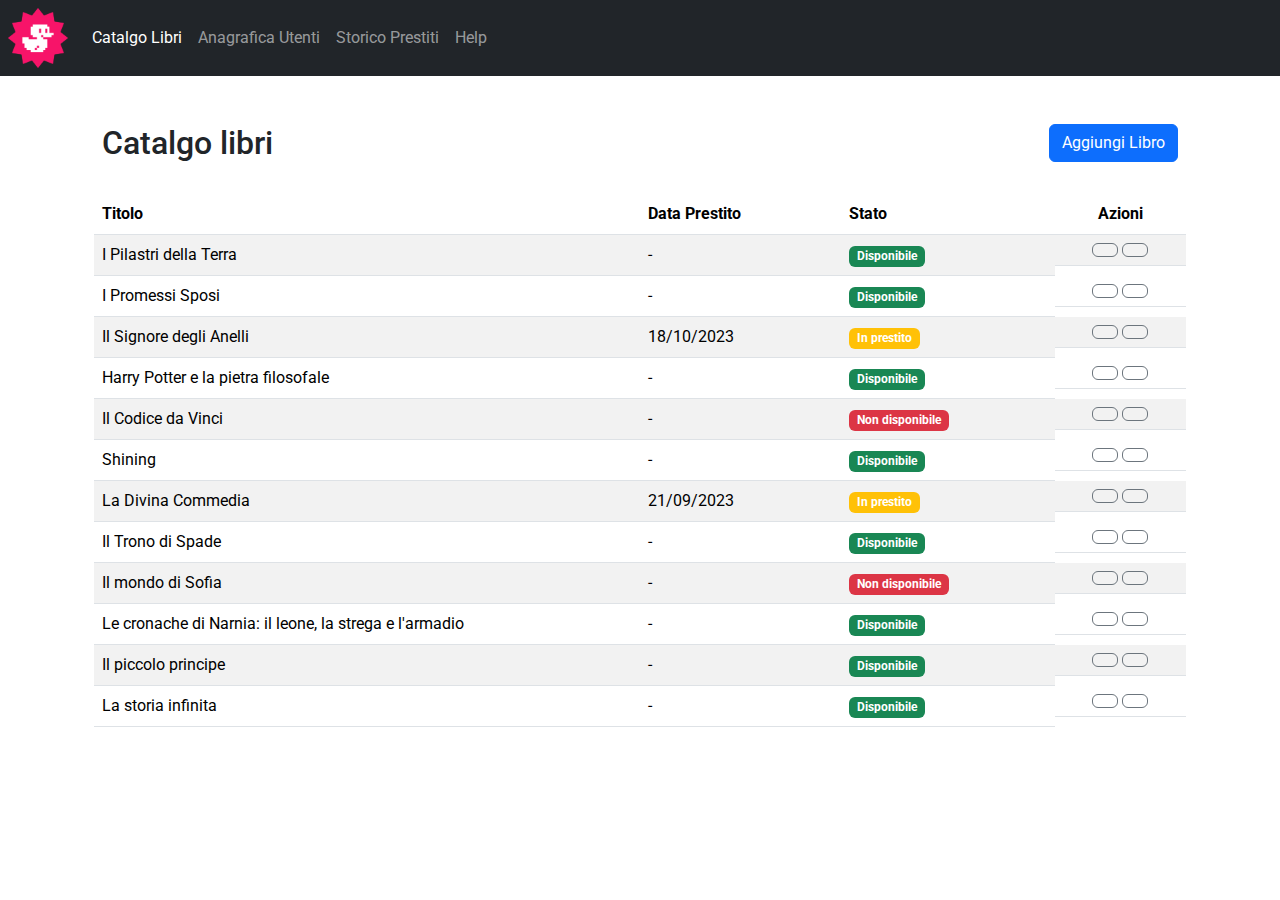
<file: index.html>
<!DOCTYPE html>
<html lang="en">

<head>
    <meta charset="UTF-8">
    <meta name="viewport" content="width=device-width, initial-scale=1.0">
    <link rel="preconnect" href="https://fonts.googleapis.com">
    <link rel="preconnect" href="https://fonts.gstatic.com" crossorigin>
    <link
        href="https://fonts.googleapis.com/css2?family=Roboto:ital,wght@0,100;0,300;0,400;0,500;0,700;0,900;1,100;1,300;1,400;1,500;1,700;1,900&display=swap"
        rel="stylesheet">
    <link rel="stylesheet" href="https://cdnjs.cloudflare.com/ajax/libs/font-awesome/6.6.0/css/all.min.css"
        integrity="sha512-Kc323vGBEqzTmouAECnVceyQqyqdsSiqLQISBL29aUW4U/M7pSPA/gEUZQqv1cwx4OnYxTxve5UMg5GT6L4JJg=="
        crossorigin="anonymous" referrerpolicy="no-referrer">
    <link href="https://cdn.jsdelivr.net/npm/bootstrap@5.3.3/dist/css/bootstrap.min.css" rel="stylesheet"
        integrity="sha384-QWTKZyjpPEjISv5WaRU9OFeRpok6YctnYmDr5pNlyT2bRjXh0JMhjY6hW+ALEwIH" crossorigin="anonymous">
    <link rel="stylesheet" href="css/style.css">
    <title>Dashboard</title>
</head>

<body>
    <header>
        <nav class="container-fluid navbar navbar-expand-lg bg-dark bottom body px-2 mb-4" data-bs-theme="dark">
            <div>
                <a class="navbar-brand" href="#">
                    <img src="./img/duck.png" alt="Bootstrap" id="logo">
                </a>
            </div>
            <div class="collapse navbar-collapse" id="navbarNavAltMarkup">
                <div class="navbar-nav">
                  <a class="nav-link active" aria-current="page" href="#">Catalgo Libri</a>
                  <a class="nav-link" href="#">Anagrafica Utenti</a>
                  <a class="nav-link" href="#">Storico Prestiti</a>
                  <a class="nav-link" href="#">Help</a>
                </div>
            </div>
        </nav>    
    </header>
    <main class="container-md">
        <div class="container-fluid d-flex justify-content-between py-4">
            <div class="px-2">
                <h2>Catalgo libri</h2>
            </div>
            <div class="px-2">
                <button type="button" class="btn btn-primary">Aggiungi Libro</button>
            </div>
        </div>
        <div class="container-fluid">
            <table class="table table-striped table-hover pb-5">
                <thead>
                    <tr>
                        <th class="w-50">Titolo</th>
                        <th class="d-none d-sm-table-cell">Data Prestito</th>
                        <th>Stato</th>
                        <th class="text-center eg-w-12">Azioni</th>
                    </tr>
                </thead>
                <tr>
                    <td>
                        I Pilastri della Terra  
                    </td>
                    <td class="d-none d-sm-table-cell">
                        -  
                    </td>
                    <td>
                        <span class="badge bg-success">Disponibile</span>
                    </td>
                    <td class="text-center text-secondary d-flex justify-content-center gap-1">
                        <button type="button" class="btn active" data-bs-toggle="button" aria-pressed="true"><i class="fa-solid fa-pencil"></i></button>
                        <button type="button" class="btn active" data-bs-toggle="button" aria-pressed="true"><i class="fa-solid fa-trash"></i></button>
                    </td>
                </tr>
                <tr>
                    <td>
                        I Promessi Sposi
                    </td>
                    <td class="d-none d-sm-table-cell">
                        -  
                    </td>
                    <td>
                        <span class="badge bg-success">Disponibile</span>
                    </td>
                    <td class="text-center text-secondary d-flex justify-content-center gap-1">
                        <button type="button" class="btn active" data-bs-toggle="button" aria-pressed="true"><i class="fa-solid fa-pencil"></i></button>
                        <button type="button" class="btn active" data-bs-toggle="button" aria-pressed="true"><i class="fa-solid fa-trash"></i></button>
                    </td>
                </tr>
                <tr>
                    <td>
                        Il Signore degli Anelli  
                    </td>
                    <td class="d-none d-sm-table-cell">
                        18/10/2023 
                    </td>
                    <td>
                        <span class="badge bg-warning">In prestito</span>
                    </td>
                    <td class="text-center text-secondary d-flex justify-content-center gap-1">
                        <button type="button" class="btn active" data-bs-toggle="button" aria-pressed="true"><i class="fa-solid fa-pencil"></i></button>
                        <button type="button" class="btn active" data-bs-toggle="button" aria-pressed="true"><i class="fa-solid fa-trash"></i></button>
                    </td>
                </tr>
                <tr>
                    <td>
                        Harry Potter e la pietra filosofale 
                    </td>
                    <td class="d-none d-sm-table-cell">
                        -  
                    </td>
                    <td>
                        <span class="badge text-bg-success">Disponibile</span>
                    </td>
                    <td class="text-center text-secondary d-flex justify-content-center gap-1">
                        <button type="button" class="btn active" data-bs-toggle="button" aria-pressed="true"><i class="fa-solid fa-pencil"></i></button>
                        <button type="button" class="btn active" data-bs-toggle="button" aria-pressed="true"><i class="fa-solid fa-trash"></i></button>
                    </td>
                </tr>
                <tr>
                    <td>
                        Il Codice da Vinci  
                    </td>
                    <td class="d-none d-sm-table-cell">
                        -  
                    </td>
                    <td>
                        <span class="badge bg-danger">Non disponibile</span>
                    </td>
                    <td class="text-center text-secondary d-flex justify-content-center gap-1">
                        <button type="button" class="btn active" data-bs-toggle="button" aria-pressed="true"><i class="fa-solid fa-pencil"></i></button>
                        <button type="button" class="btn active" data-bs-toggle="button" aria-pressed="true"><i class="fa-solid fa-trash"></i></button>
                    </td>
                </tr>
                <tr>
                    <td>
                        Shining  
                    </td>
                    <td class="d-none d-sm-table-cell">
                        -  
                    </td>
                    <td>
                        <span class="badge text-bg-success">Disponibile</span>
                    </td>
                    <td class="text-center text-secondary d-flex justify-content-center gap-1">
                        <button type="button" class="btn active" data-bs-toggle="button" aria-pressed="true"><i class="fa-solid fa-pencil"></i></button>
                        <button type="button" class="btn active" data-bs-toggle="button" aria-pressed="true"><i class="fa-solid fa-trash"></i></button>
                    </td>
                </tr>
                <tr>
                    <td>
                        La Divina Commedia 
                    </td>
                    <td class="d-none d-sm-table-cell">
                        21/09/2023  
                    </td>
                    <td>
                        <span class="badge bg-warning">In prestito</span>
                    </td>
                    <td class="text-center text-secondary d-flex justify-content-center gap-1">
                        <button type="button" class="btn active" data-bs-toggle="button" aria-pressed="true"><i class="fa-solid fa-pencil"></i></button>
                        <button type="button" class="btn active" data-bs-toggle="button" aria-pressed="true"><i class="fa-solid fa-trash"></i></button>
                    </td>
                </tr>
                <tr>
                    <td>
                        Il Trono di Spade  
                    </td>
                    <td class="d-none d-sm-table-cell">
                        -  
                    </td>
                    <td>
                        <span class="badge text-bg-success">Disponibile</span>
                    </td>
                    <td class="text-center text-secondary d-flex justify-content-center gap-1">
                        <button type="button" class="btn active" data-bs-toggle="button" aria-pressed="true"><i class="fa-solid fa-pencil"></i></button>
                        <button type="button" class="btn active" data-bs-toggle="button" aria-pressed="true"><i class="fa-solid fa-trash"></i></button>
                    </td>
                </tr>
                <tr>
                    <td>
                        Il mondo di Sofia
                    </td>
                    <td class="d-none d-sm-table-cell">
                        -  
                    </td>
                    <td>
                        <span class="badge bg-danger">Non disponibile</span>
                    </td>
                    <td class="text-center text-secondary d-flex justify-content-center gap-1">
                        <button type="button" class="btn active" data-bs-toggle="button" aria-pressed="true"><i class="fa-solid fa-pencil"></i></button>
                        <button type="button" class="btn active" data-bs-toggle="button" aria-pressed="true"><i class="fa-solid fa-trash"></i></button>
                    </td>
                </tr>
                <tr>
                    <td>
                        Le cronache di Narnia: il leone, la strega e l'armadio  
                    </td>
                    <td class="d-none d-sm-table-cell">
                        -  
                    </td>
                    <td>
                        <span class="badge text-bg-success">Disponibile</span>
                    </td>
                    <td class="text-center text-secondary d-flex justify-content-center gap-1">
                        <button type="button" class="btn active" data-bs-toggle="button" aria-pressed="true"><i class="fa-solid fa-pencil"></i></button>
                        <button type="button" class="btn active" data-bs-toggle="button" aria-pressed="true"><i class="fa-solid fa-trash"></i></button>
                    </td>
                </tr>
                <tr>
                    <td>
                        Il piccolo principe  
                    </td>
                    <td class="d-none d-sm-table-cell">
                        -  
                    </td>
                    <td>
                        <span class="badge text-bg-success">Disponibile</span>
                    </td>
                    <td class="text-center text-secondary d-flex justify-content-center gap-1">
                        <button type="button" class="btn active" data-bs-toggle="button" aria-pressed="true"><i class="fa-solid fa-pencil"></i></button>
                        <button type="button" class="btn active" data-bs-toggle="button" aria-pressed="true"><i class="fa-solid fa-trash"></i></button>
                    </td>
                </tr>
                <tr>
                    <td>
                        La storia infinita  
                    </td>
                    <td class="d-none d-sm-table-cell">
                        -  
                    </td>
                    <td>
                        <span class="badge text-bg-success">Disponibile</span>
                    </td>
                    <td class="text-center text-secondary d-flex justify-content-center gap-1">
                        <button type="button" class="btn active" data-bs-toggle="button" aria-pressed="true"><i class="fa-solid fa-pencil"></i></button>
                        <button type="button" class="btn active" data-bs-toggle="button" aria-pressed="true"><i class="fa-solid fa-trash"></i></button>
                    </td>
                </tr>
            </table>        
        </div>
    </main>




    <script src="https://cdn.jsdelivr.net/npm/bootstrap@5.3.3/dist/js/bootstrap.bundle.min.js"
        integrity="sha384-YvpcrYf0tY3lHB60NNkmXc5s9fDVZLESaAA55NDzOxhy9GkcIdslK1eN7N6jIeHz"
        crossorigin="anonymous"></script>
</body>

</html>
</file>
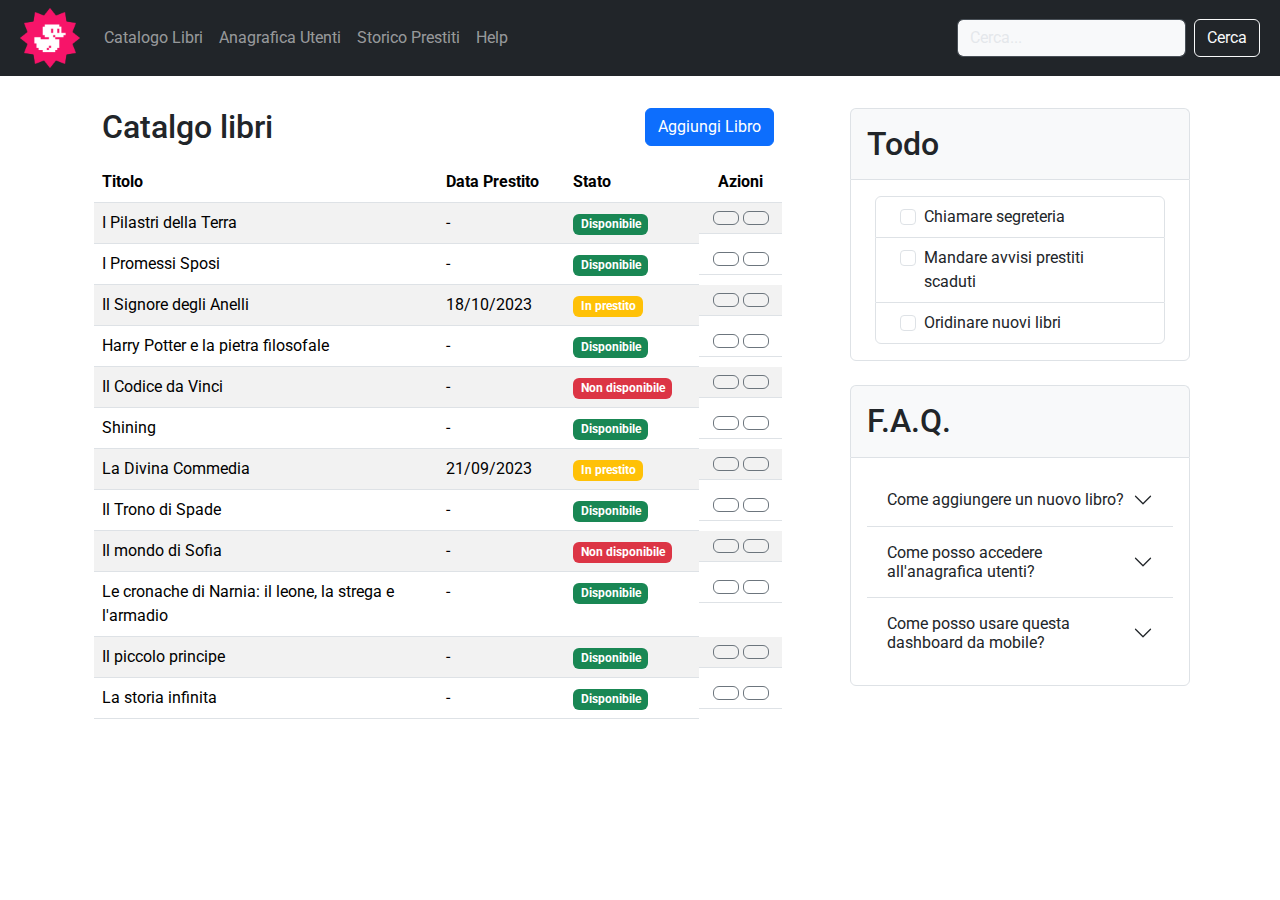
<file: bonus/index.html>
<!DOCTYPE html>
<html lang="en">

<head>
    <meta charset="UTF-8">
    <meta name="viewport" content="width=device-width, initial-scale=1.0">
    <link rel="preconnect" href="https://fonts.googleapis.com">
    <link rel="preconnect" href="https://fonts.gstatic.com" crossorigin>
    <link
        href="https://fonts.googleapis.com/css2?family=Roboto:ital,wght@0,100;0,300;0,400;0,500;0,700;0,900;1,100;1,300;1,400;1,500;1,700;1,900&display=swap"
        rel="stylesheet">
    <link rel="stylesheet" href="https://cdnjs.cloudflare.com/ajax/libs/font-awesome/6.6.0/css/all.min.css"
        integrity="sha512-Kc323vGBEqzTmouAECnVceyQqyqdsSiqLQISBL29aUW4U/M7pSPA/gEUZQqv1cwx4OnYxTxve5UMg5GT6L4JJg=="
        crossorigin="anonymous" referrerpolicy="no-referrer">
    <link href="https://cdn.jsdelivr.net/npm/bootstrap@5.3.3/dist/css/bootstrap.min.css" rel="stylesheet"
        integrity="sha384-QWTKZyjpPEjISv5WaRU9OFeRpok6YctnYmDr5pNlyT2bRjXh0JMhjY6hW+ALEwIH" crossorigin="anonymous">
    <link rel="stylesheet" href="./../css/style.css">
    <title>Dashboard</title>
</head>

<body>
    <header class="position-sticky top-0 start-0 bg-dark">
        <nav class="navbar navbar-expand-lg  g-dark bottom body px-2 mb-4" data-bs-theme="dark"">
            <div class="container-fluid">
                <div>
                    <a class="navbar-brand" href="#">
                        <img src="./../img/duck.png" alt="Bootstrap" id="logo">
                    </a>
                </div>
              <button class="navbar-toggler" type="button" data-bs-toggle="collapse" data-bs-target="#navbarTogglerDemo02" aria-controls="navbarTogglerDemo02" aria-expanded="false" aria-label="Toggle navigation">
                <span class="navbar-toggler-icon"></span>
              </button>
              <div class="collapse navbar-collapse" id="navbarTogglerDemo02">
                <ul class="navbar-nav me-auto mb-2 mb-lg-0">
                  <li class="nav-item">
                    <a class="nav-link" aria-current="page" href="#">Catalogo Libri</a>
                  </li>
                  <li class="nav-item">
                    <a class="nav-link" href="#">Anagrafica Utenti</a>
                  </li>
                  <li class="nav-item" href="#">
                    <a class="nav-link">Storico Prestiti</a>
                  </li>
                  <li class="nav-item" href="#">
                    <a class="nav-link">Help</a>
                  </li>
                </ul>
                <form class="d-flex" role="search">
                  <input class="form-control me-2 bg-light text-dark" type="search" placeholder="Cerca..." aria-label="Search">
                  <button class="btn btn-outline-light" type="submit">Cerca</button>
                </form>
              </div>
            </div>
          </nav>
    </header>
    <main class="container-md">
        <div class="row">
            <div class="col-lg-8 col-md-12">
                <div class="container-md row">
                    <div class="container-fluid d-flex justify-content-between py-2">
                        <div class="px-2">
                            <h2>Catalgo libri</h2>
                        </div>
                        <div class="px-2">
                            <a type="button" class="btn btn-primary" href="./../pages/form.html">Aggiungi Libro</a>
                        </div>
                    </div>
                    <div class="container-fluid">
                        <table class="table table-striped table-hover pb-5">
                            <thead>
                                <tr>
                                    <th class="w-50">Titolo</th>
                                    <th class="d-none d-sm-table-cell">Data Prestito</th>
                                    <th>Stato</th>
                                    <th class="text-center eg-w-12">Azioni</th>
                                </tr>
                            </thead>
                            <tr>
                                <td>
                                    I Pilastri della Terra
                                </td>
                                <td class="d-none d-sm-table-cell">
                                    -
                                </td>
                                <td>
                                    <span class="badge bg-success">Disponibile</span>
                                </td>
                                <td class="text-center text-secondary d-flex justify-content-center gap-1">
                                    <button type="button" class="btn active" data-bs-toggle="button"
                                        aria-pressed="true"><i class="fa-solid fa-pencil"></i></button>
                                    <button type="button" class="btn active" data-bs-toggle="button"
                                        aria-pressed="true"><i class="fa-solid fa-trash"></i></button>
                                </td>
                            </tr>
                            <tr>
                                <td>
                                    I Promessi Sposi
                                </td>
                                <td class="d-none d-sm-table-cell">
                                    -
                                </td>
                                <td>
                                    <span class="badge bg-success">Disponibile</span>
                                </td>
                                <td class="text-center text-secondary d-flex justify-content-center gap-1">
                                    <button type="button" class="btn active" data-bs-toggle="button"
                                        aria-pressed="true"><i class="fa-solid fa-pencil"></i></button>
                                    <button type="button" class="btn active" data-bs-toggle="button"
                                        aria-pressed="true"><i class="fa-solid fa-trash"></i></button>
                                </td>
                            </tr>
                            <tr>
                                <td>
                                    Il Signore degli Anelli
                                </td>
                                <td class="d-none d-sm-table-cell">
                                    18/10/2023
                                </td>
                                <td>
                                    <span class="badge bg-warning">In prestito</span>
                                </td>
                                <td class="text-center text-secondary d-flex justify-content-center gap-1">
                                    <button type="button" class="btn active" data-bs-toggle="button"
                                        aria-pressed="true"><i class="fa-solid fa-pencil"></i></button>
                                    <button type="button" class="btn active" data-bs-toggle="button"
                                        aria-pressed="true"><i class="fa-solid fa-trash"></i></button>
                                </td>
                            </tr>
                            <tr>
                                <td>
                                    Harry Potter e la pietra filosofale
                                </td>
                                <td class="d-none d-sm-table-cell">
                                    -
                                </td>
                                <td>
                                    <span class="badge text-bg-success">Disponibile</span>
                                </td>
                                <td class="text-center text-secondary d-flex justify-content-center gap-1">
                                    <button type="button" class="btn active" data-bs-toggle="button"
                                        aria-pressed="true"><i class="fa-solid fa-pencil"></i></button>
                                    <button type="button" class="btn active" data-bs-toggle="button"
                                        aria-pressed="true"><i class="fa-solid fa-trash"></i></button>
                                </td>
                            </tr>
                            <tr>
                                <td>
                                    Il Codice da Vinci
                                </td>
                                <td class="d-none d-sm-table-cell">
                                    -
                                </td>
                                <td>
                                    <span class="badge bg-danger">Non disponibile</span>
                                </td>
                                <td class="text-center text-secondary d-flex justify-content-center gap-1">
                                    <button type="button" class="btn active" data-bs-toggle="button"
                                        aria-pressed="true"><i class="fa-solid fa-pencil"></i></button>
                                    <button type="button" class="btn active" data-bs-toggle="button"
                                        aria-pressed="true"><i class="fa-solid fa-trash"></i></button>
                                </td>
                            </tr>
                            <tr>
                                <td>
                                    Shining
                                </td>
                                <td class="d-none d-sm-table-cell">
                                    -
                                </td>
                                <td>
                                    <span class="badge text-bg-success">Disponibile</span>
                                </td>
                                <td class="text-center text-secondary d-flex justify-content-center gap-1">
                                    <button type="button" class="btn active" data-bs-toggle="button"
                                        aria-pressed="true"><i class="fa-solid fa-pencil"></i></button>
                                    <button type="button" class="btn active" data-bs-toggle="button"
                                        aria-pressed="true"><i class="fa-solid fa-trash"></i></button>
                                </td>
                            </tr>
                            <tr>
                                <td>
                                    La Divina Commedia
                                </td>
                                <td class="d-none d-sm-table-cell">
                                    21/09/2023
                                </td>
                                <td>
                                    <span class="badge bg-warning">In prestito</span>
                                </td>
                                <td class="text-center text-secondary d-flex justify-content-center gap-1">
                                    <button type="button" class="btn active" data-bs-toggle="button"
                                        aria-pressed="true"><i class="fa-solid fa-pencil"></i></button>
                                    <button type="button" class="btn active" data-bs-toggle="button"
                                        aria-pressed="true"><i class="fa-solid fa-trash"></i></button>
                                </td>
                            </tr>
                            <tr>
                                <td>
                                    Il Trono di Spade
                                </td>
                                <td class="d-none d-sm-table-cell">
                                    -
                                </td>
                                <td>
                                    <span class="badge text-bg-success">Disponibile</span>
                                </td>
                                <td class="text-center text-secondary d-flex justify-content-center gap-1">
                                    <button type="button" class="btn active" data-bs-toggle="button"
                                        aria-pressed="true"><i class="fa-solid fa-pencil"></i></button>
                                    <button type="button" class="btn active" data-bs-toggle="button"
                                        aria-pressed="true"><i class="fa-solid fa-trash"></i></button>
                                </td>
                            </tr>
                            <tr>
                                <td>
                                    Il mondo di Sofia
                                </td>
                                <td class="d-none d-sm-table-cell">
                                    -
                                </td>
                                <td>
                                    <span class="badge bg-danger">Non disponibile</span>
                                </td>
                                <td class="text-center text-secondary d-flex justify-content-center gap-1">
                                    <button type="button" class="btn active" data-bs-toggle="button"
                                        aria-pressed="true"><i class="fa-solid fa-pencil"></i></button>
                                    <button type="button" class="btn active" data-bs-toggle="button"
                                        aria-pressed="true"><i class="fa-solid fa-trash"></i></button>
                                </td>
                            </tr>
                            <tr>
                                <td>
                                    Le cronache di Narnia: il leone, la strega e l'armadio
                                </td>
                                <td class="d-none d-sm-table-cell">
                                    -
                                </td>
                                <td>
                                    <span class="badge text-bg-success">Disponibile</span>
                                </td>
                                <td class="text-center text-secondary d-flex justify-content-center gap-1">
                                    <button type="button" class="btn active" data-bs-toggle="button"
                                        aria-pressed="true"><i class="fa-solid fa-pencil"></i></button>
                                    <button type="button" class="btn active" data-bs-toggle="button"
                                        aria-pressed="true"><i class="fa-solid fa-trash"></i></button>
                                </td>
                            </tr>
                            <tr>
                                <td>
                                    Il piccolo principe
                                </td>
                                <td class="d-none d-sm-table-cell">
                                    -
                                </td>
                                <td>
                                    <span class="badge text-bg-success">Disponibile</span>
                                </td>
                                <td class="text-center text-secondary d-flex justify-content-center gap-1">
                                    <button type="button" class="btn active" data-bs-toggle="button"
                                        aria-pressed="true"><i class="fa-solid fa-pencil"></i></button>
                                    <button type="button" class="btn active" data-bs-toggle="button"
                                        aria-pressed="true"><i class="fa-solid fa-trash"></i></button>
                                </td>
                            </tr>
                            <tr>
                                <td>
                                    La storia infinita
                                </td>
                                <td class="d-none d-sm-table-cell">
                                    -
                                </td>
                                <td>
                                    <span class="badge text-bg-success">Disponibile</span>
                                </td>
                                <td class="text-center text-secondary d-flex justify-content-center gap-1">
                                    <button type="button" class="btn active" data-bs-toggle="button"
                                        aria-pressed="true"><i class="fa-solid fa-pencil"></i></button>
                                    <button type="button" class="btn active" data-bs-toggle="button"
                                        aria-pressed="true"><i class="fa-solid fa-trash"></i></button>
                                </td>
                            </tr>
                        </table>
                    </div>
                </div>
            </div>
            <div class="col-lg-4 col-md-12">
                <div class="row">
                    <div class="col-12 p-2">
                        <div class="container-md">
                            <h2 class="bg-light border rounded-top border-bottom-0 p-3 mb-0">Todo</h2>
                            <div class="p-3 border rounded-bottom">
                                <div class="form-check py-2 px-5 mx-2 my-0 border rounded-top">
                                    <input class="form-check-input" type="checkbox" value="" id="defaultCheck1">
                                    <label class="form-check-label" for="defaultCheck1">
                                        Chiamare segreteria
                                    </label>
                                </div>
                                <div class="form-check py-2 px-5 mx-2 my-0 border border-top-0 border-bottom-0">
                                    <input class="form-check-input" type="checkbox" value="" id="defaultCheck2">
                                    <label class="form-check-label" for="defaultCheck1">
                                        Mandare avvisi prestiti scaduti
                                    </label>
                                </div>
                                <div class="form-check py-2 px-5 mx-2 my-0 border rounded-bottom">
                                    <input class="form-check-input" type="checkbox" value="" id="defaultCheck3">
                                    <label class="form-check-label" for="defaultCheck1">
                                        Oridinare nuovi libri
                                    </label>
                                </div>
                            </div>
                        </div>
                    </div>
                    <div class="col-12 p-2 my-2">
                        <div class="container-md">
                            <h2 class="bg-light border rounded-top border-bottom-0 p-3 mb-0 text-uppercase">f.a.q.</h2>
                            <div class="p-3 border rounded-bottom">
                                <div class="accordion accordion-flush" id="accordionFlushExample">
                                    <div class="accordion-item">
                                        <h2 class="accordion-header">
                                            <button class="accordion-button collapsed" type="button"
                                                data-bs-toggle="collapse" data-bs-target="#flush-collapseOne"
                                                aria-expanded="false" aria-controls="flush-collapseOne">
                                                Come aggiungere un nuovo libro?
                                            </button>
                                        </h2>
                                        <div id="flush-collapseOne" class="accordion-collapse collapse"
                                            data-bs-parent="#accordionFlushExample">
                                            <div class="accordion-body">Lorem ipsum, dolor sit amet consectetur
                                                adipisicing elit. Perferendis exercitationem animi inventore explicabo
                                                consectetur earum voluptate dolorem ducimus minus dignissimos!</div>
                                        </div>
                                    </div>
                                    <div class="accordion-item">
                                        <h2 class="accordion-header">
                                            <button class="accordion-button collapsed" type="button"
                                                data-bs-toggle="collapse" data-bs-target="#flush-collapseTwo"
                                                aria-expanded="false" aria-controls="flush-collapseTwo">
                                                Come posso accedere all'anagrafica utenti?
                                            </button>
                                        </h2>
                                        <div id="flush-collapseTwo" class="accordion-collapse collapse"
                                            data-bs-parent="#accordionFlushExample">
                                            <div class="accordion-body">Lorem ipsum dolor sit amet consectetur
                                                adipisicing elit. Consectetur, quae. Consequuntur tempora quibusdam
                                                minima rerum impedit, aut eveniet labore rem.</div>
                                        </div>
                                    </div>
                                    <div class="accordion-item">
                                        <h2 class="accordion-header">
                                            <button class="accordion-button collapsed" type="button"
                                                data-bs-toggle="collapse" data-bs-target="#flush-collapseThree"
                                                aria-expanded="false" aria-controls="flush-collapseThree">
                                                Come posso usare questa dashboard da mobile?
                                            </button>
                                        </h2>
                                        <div id="flush-collapseThree" class="accordion-collapse collapse"
                                            data-bs-parent="#accordionFlushExample">
                                            <div class="accordion-body">Lorem ipsum dolor sit amet consectetur,
                                                adipisicing elit. Et quas porro illum ipsa ab enim nam aliquid mollitia
                                                nisi corporis.</div>
                                        </div>
                                    </div>
                                </div>
                            </div>
                        </div>
                    </div>
                </div>
            </div>
        </div>
    </main>




    <script src="https://cdn.jsdelivr.net/npm/bootstrap@5.3.3/dist/js/bootstrap.bundle.min.js"
        integrity="sha384-YvpcrYf0tY3lHB60NNkmXc5s9fDVZLESaAA55NDzOxhy9GkcIdslK1eN7N6jIeHz"
        crossorigin="anonymous"></script>
</body>

</html>
</file>
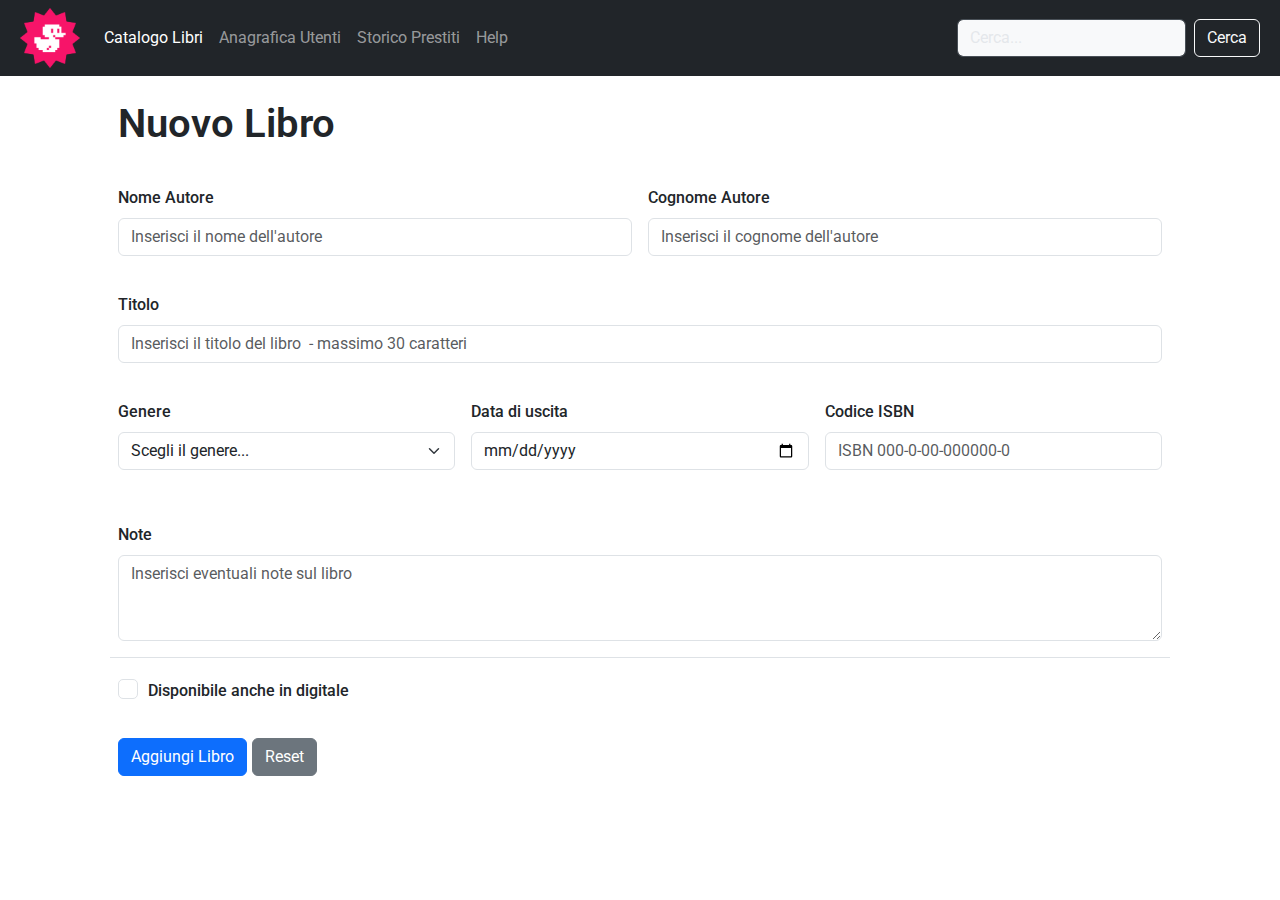
<file: pages/form.html>
<!DOCTYPE html>
<html lang="en">

<head>
    <meta charset="UTF-8">
    <meta name="viewport" content="width=device-width, initial-scale=1.0">
    <link rel="preconnect" href="https://fonts.googleapis.com">
    <link rel="preconnect" href="https://fonts.gstatic.com" crossorigin>
    <link
        href="https://fonts.googleapis.com/css2?family=Roboto:ital,wght@0,100;0,300;0,400;0,500;0,700;0,900;1,100;1,300;1,400;1,500;1,700;1,900&display=swap"
        rel="stylesheet">
    <link rel="stylesheet" href="https://cdnjs.cloudflare.com/ajax/libs/font-awesome/6.6.0/css/all.min.css"
        integrity="sha512-Kc323vGBEqzTmouAECnVceyQqyqdsSiqLQISBL29aUW4U/M7pSPA/gEUZQqv1cwx4OnYxTxve5UMg5GT6L4JJg=="
        crossorigin="anonymous" referrerpolicy="no-referrer">
    <link href="https://cdn.jsdelivr.net/npm/bootstrap@5.3.3/dist/css/bootstrap.min.css" rel="stylesheet"
        integrity="sha384-QWTKZyjpPEjISv5WaRU9OFeRpok6YctnYmDr5pNlyT2bRjXh0JMhjY6hW+ALEwIH" crossorigin="anonymous">
    <link rel="stylesheet" href="./../css/style.css">
    <title>New Book</title>
</head>

<body>
    <header class="position-sticky top-0 start-0 bg-dark">
        <nav class="navbar navbar-expand-lg  g-dark bottom body px-2 mb-4" data-bs-theme="dark"">
            <div class=" container-fluid">
            <div>
                <a class="navbar-brand" href="./../bonus/index.html">
                    <img src="./../img/duck.png" alt="Bootstrap" id="logo">
                </a>
            </div>
            <button class="navbar-toggler" type="button" data-bs-toggle="collapse" data-bs-target="#navbarTogglerDemo02"
                aria-controls="navbarTogglerDemo02" aria-expanded="false" aria-label="Toggle navigation">
                <span class="navbar-toggler-icon"></span>
            </button>
            <div class="collapse navbar-collapse" id="navbarTogglerDemo02">
                <ul class="navbar-nav me-auto mb-2 mb-lg-0">
                    <li class="nav-item">
                        <a class="nav-link active" aria-current="page" href="./../bonus/index.html">Catalogo Libri</a>
                    </li>
                    <li class="nav-item">
                        <a class="nav-link" href="#">Anagrafica Utenti</a>
                    </li>
                    <li class="nav-item" href="#">
                        <a class="nav-link">Storico Prestiti</a>
                    </li>
                    <li class="nav-item" href="#">
                        <a class="nav-link">Help</a>
                    </li>
                </ul>
                <form class="d-flex" role="search">
                    <input class="form-control me-2 bg-light text-dark" type="search" placeholder="Cerca..."
                        aria-label="Search">
                    <button class="btn btn-outline-light" type="submit">Cerca</button>
                </form>
            </div>
            </div>
        </nav>
    </header>
    <main class="container-md px-md-5 my-4" id="add-book">
        <h1 class="pb-3">Nuovo Libro</h1>

        <form class="row g-3 col-form-label-lg" novalidated>
            <div class="col-6 pb-3">
                <label for="auth-name" class="form-label">Nome Autore</label>
                <input type="text" class="form-control" id="auth-name" value=""
                    placeholder="Inserisci il nome dell'autore" name="auth-name" required>
            </div>
            <div class="col-6">
                <label for="auth-last-name" class="form-label">Cognome Autore</label>
                <input type="text" class="form-control" id="auth-last-name" value=""
                    placeholder="Inserisci il cognome dell'autore" name="auth-last-name" required>
            </div>
            <div class="col-12">
                <label for="title" class="form-label">Titolo</label>
                <input type="text" class="form-control" id="title" value=""
                    placeholder="Inserisci il titolo del libro  - massimo 30 caratteri" maxlength="30" name="title"
                    required>
            </div>
            </div>
            <div class="col-lg-4 py-3">
                <label for="genre" class="form-label">Genere</label>
                <select name="genre" id="genre" class="form-select" required>
                    <option value="" selected>Scegli il genere...</option>
                    <option value="novel">Arte</option>
                    <option value="novel">Avventura</option>
                    <option value="novel">Azione</option>
                    <option value="novel">Cinema</option>
                    <option value="novel">Cucina</option>
                    <option value="novel">Fantasy</option>
                    <option value="novel">Giallo</option>
                    <option value="novel">Horror</option>
                    <option value="novel">Narrativa</option>
                    <option value="novel">Romantico</option>
                    <option value="novel">Sci-fi</option>
                    <option value="novel">Storico</option>
                    <option value="novel">Viaggi</option>
                </select>
            </div>

            <div class="col-12 col-lg-4 py-3">
                <label for="year" class="form-label">Data di uscita</label>
                <input type="date" class="form-control" id="date" name="year" required>
            </div>
            <div class="col-12 col-lg-4 py-3">
                <label for="isbn" class="form-label">Codice ISBN</label>
                <input type="text" class="form-control" id="isbn" placeholder="ISBN 000-0-00-000000-0" minlength="22" maxlength="22" required>
            </div>

            <div class="col-12 py-3 border-bottom">
                <label for="notes" class="form-label">Note</label>
                <textarea rows="3" type="text" class="form-control" id="notes"
                    placeholder="Inserisci eventuali note sul libro" maxlength="255"></textarea>
            </div>

            <div class="col-12">
                <div class="form-check">
                    <input class="form-check-input" type="checkbox" id="gridCheck">
                    <label class="form-check-label" for="gridCheck">
                        Disponibile anche in digitale
                    </label>
                </div>
            </div>
            <div class="col-12 py-3">
                <button type="submit" class="btn btn-primary">Aggiungi Libro</button>
                <button type="reset" class="btn btn-secondary">Reset</button>
            </div>


            <script src="https://cdn.jsdelivr.net/npm/bootstrap@5.3.3/dist/js/bootstrap.bundle.min.js"
                integrity="sha384-YvpcrYf0tY3lHB60NNkmXc5s9fDVZLESaAA55NDzOxhy9GkcIdslK1eN7N6jIeHz"
                crossorigin="anonymous"></script>
</body>

</html>
</file>
<file: css/style.css>
body {
    font-family: 'Roboto', sans-serif;
}

#logo {
    width: 60px;
}

.eg-w-12 {
    width: 12%;
}

h1 {
    font-weight: 600;
}

#add-book label {
    font-weight: 500;
    font-size: 0.8em;
}
</file>
